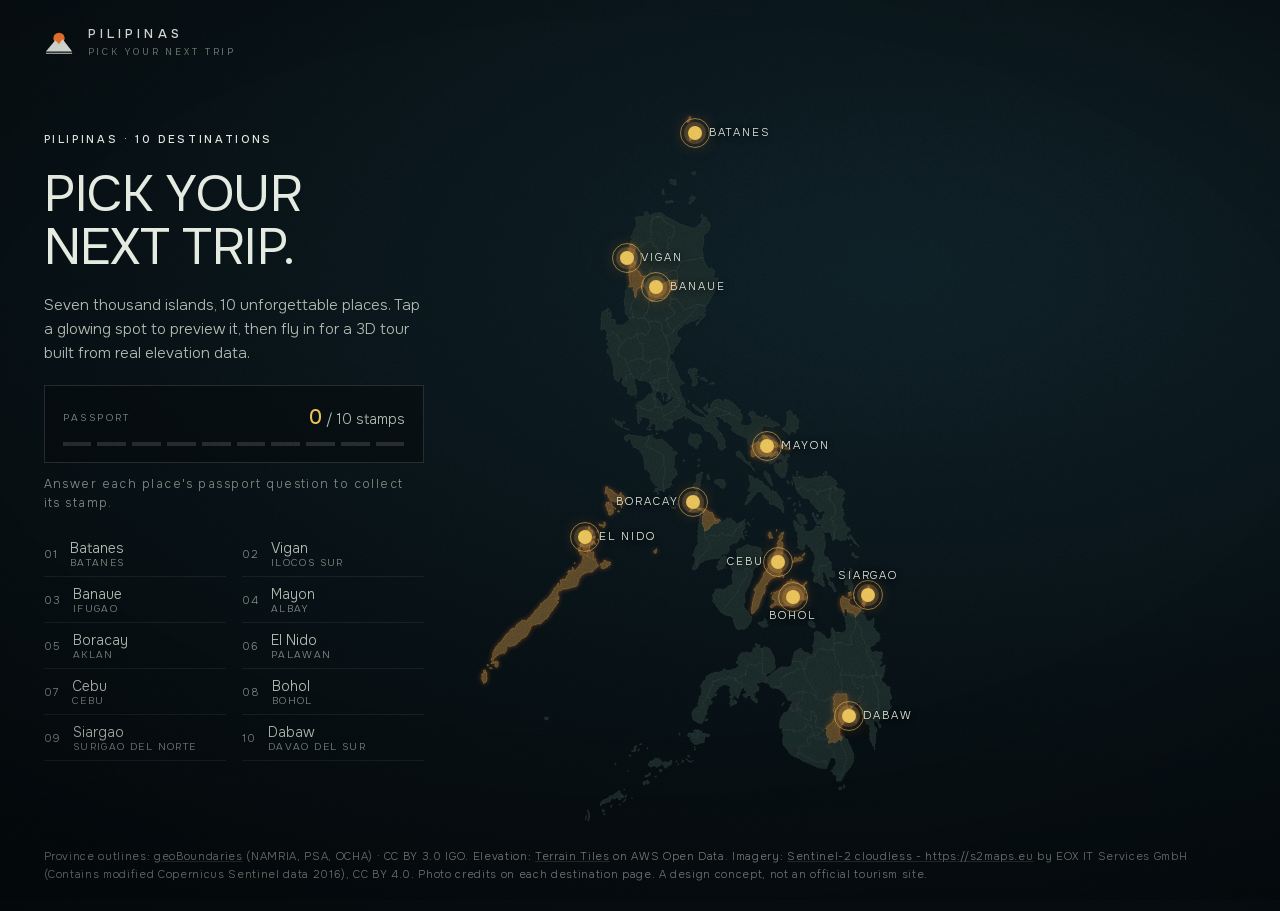
<file: index.html>
<!doctype html>
<html lang="en">
<head>
<meta charset="utf-8">
<meta name="viewport" content="width=device-width, initial-scale=1">
<title>Pilipinas — pick your next trip</title>
<meta name="description" content="An interactive 3D travel map of the Philippines: ten destinations built from real elevation data, from Batanes to Davao.">
<link rel="icon" href="data:image/svg+xml,%3Csvg xmlns='http://www.w3.org/2000/svg' viewBox='0 0 32 32'%3E%3Ccircle cx='16' cy='12' r='6' fill='%23ff7a2f'/%3E%3Cpath d='M2 26 L12 14 L16 18 L20 13 L30 26 Z' fill='%23e6ebe2'/%3E%3C/svg%3E">
<link rel="stylesheet" href="assets/fonts.css">
<link rel="stylesheet" href="assets/css/site.css">
</head>
<body data-view="dest">
<canvas id="gl" aria-hidden="true"></canvas>
<div id="vignette"></div>
<div id="grain"></div>
<div id="loader"><span>Pilipinas</span></div>

<header class="nav" id="nav">
  <a class="brand" href="#/" aria-label="Back to the map">
    <svg viewBox="0 0 32 32" aria-hidden="true"><circle cx="16" cy="12" r="6" fill="#ff7a2f"/><path d="M2 26 L12 14 L16 18 L20 13 L30 26 Z" fill="#e6ebe2"/><path d="M2 28 H30" stroke="#e6ebe2" stroke-width="1"/></svg>
    <span><b>PILIPINAS</b><small>Pick your next trip</small></span>
  </a>
  <nav class="nav-links" id="navlinks" aria-label="Chapters"></nav>
  <button class="burger" id="burger" aria-label="Menu" aria-expanded="false" aria-controls="navlinks"><i></i><i></i></button>
</header>

<nav class="rail" id="rail" aria-label="Section progress"></nav>

<div id="view-map"></div>
<div id="view-dest"></div>

<script src="assets/three.min.js"></script>
<script src="assets/js/vendor/GLTFLoader.js"></script>
<script src="assets/js/core.js"></script>
<script src="assets/js/models.js"></script>
<script src="assets/js/model-credits.js"></script>
<script src="assets/js/landmarks.js"></script>
<script src="assets/js/engine.js"></script>
<script src="assets/js/page.js"></script>
<script src="assets/js/map.js"></script>
<script src="assets/map/ph-map.js"></script>
<script src="assets/js/app.js"></script>
<!-- destinations, north to south -->
<script src="assets/destinations/batanes.js"></script>
<script src="assets/terrain/batanes.js"></script>
<script src="assets/destinations/vigan.js"></script>
<script src="assets/terrain/vigan.js"></script>
<script src="assets/destinations/banaue.js"></script>
<script src="assets/terrain/banaue.js"></script>
<script src="assets/destinations/mayon.js"></script>
<script src="assets/terrain/mayon.js"></script>
<script src="assets/destinations/boracay.js"></script>
<script src="assets/terrain/boracay.js"></script>
<script src="assets/destinations/el-nido.js"></script>
<script src="assets/terrain/el-nido.js"></script>
<script src="assets/destinations/cebu.js"></script>
<script src="assets/terrain/cebu.js"></script>
<script src="assets/destinations/bohol.js"></script>
<script src="assets/terrain/bohol.js"></script>
<script src="assets/destinations/siargao.js"></script>
<script src="assets/terrain/siargao.js"></script>
<script src="assets/destinations/dabaw.js"></script>
<script src="assets/terrain/dabaw.js"></script>
<script src="assets/models/eagle.glb.js"></script>
</body>
</html>
</file>
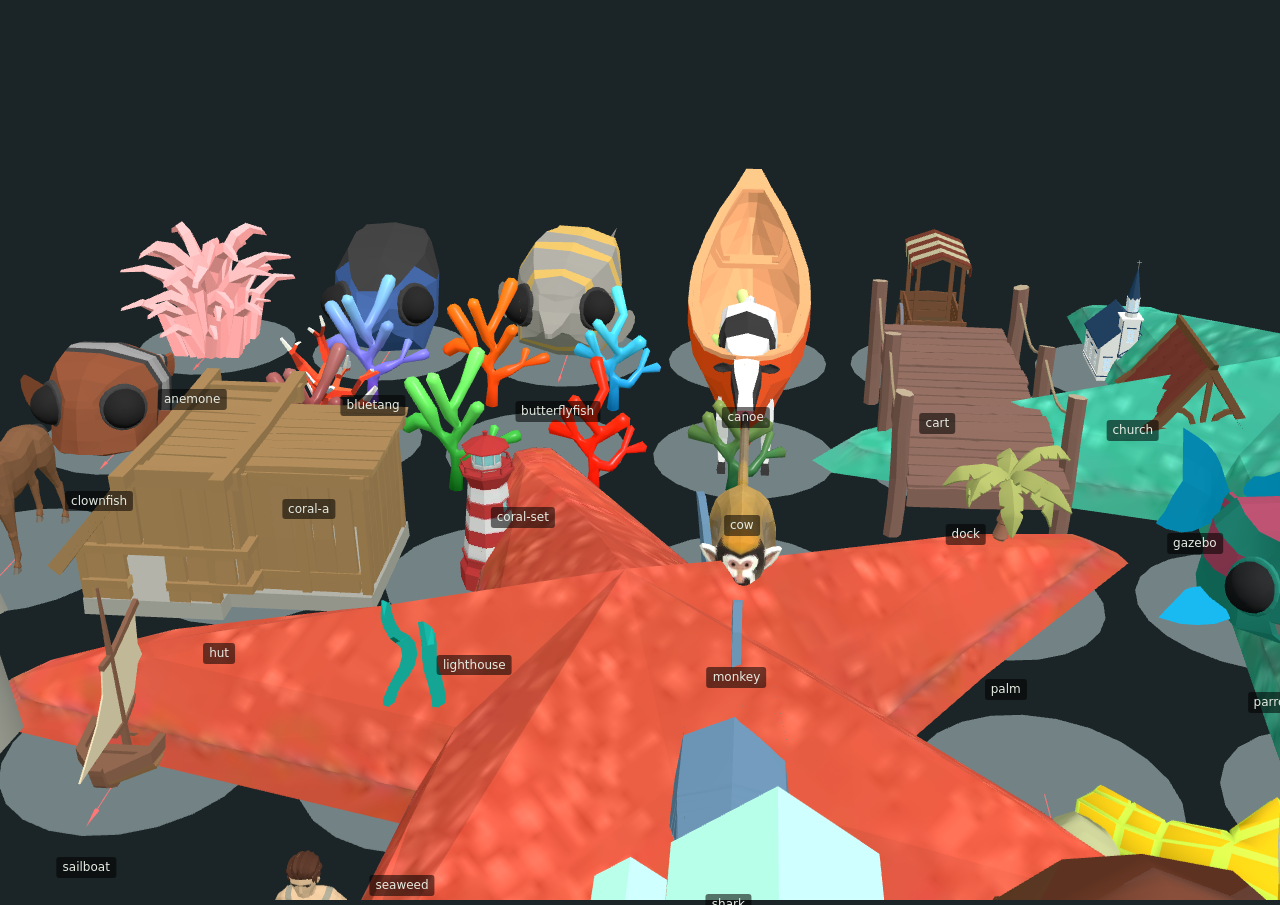
<file: tools/models-preview.html>
<!doctype html>
<html lang="en">
<head>
<meta charset="utf-8">
<meta name="viewport" content="width=device-width, initial-scale=1">
<title>Model preview</title>
<style>
  body{margin:0;background:#1b2426;color:#e6ebe2;font:12px/1.4 system-ui,sans-serif}
  #labels{position:fixed;inset:0;pointer-events:none}
  #labels span{position:absolute;transform:translateX(-50%);background:rgba(0,0,0,.55);padding:2px 6px;border-radius:3px}
</style>
</head>
<body>
<!-- Dev tool: every downloaded model on one grid, each scaled to 2 units tall, red arrow = +z (the "forward" the builders assume). -->
<canvas id="c"></canvas><div id="labels"></div>
<script src="../assets/three.min.js"></script>
<script src="../assets/js/vendor/GLTFLoader.js"></script>
<script src="../assets/js/model-credits.js"></script>
<script>
// models.js loads assets/models/... relative to the page; this page lives in tools/, so point it one level up.
const realCreate = document.createElement.bind(document);
document.createElement = tag => { const el = realCreate(tag); if (tag === 'script') { const set = Object.getOwnPropertyDescriptor(HTMLScriptElement.prototype, 'src').set; Object.defineProperty(el, 'src', { set(v) { set.call(el, v.startsWith('assets/') ? '../' + v : v); } }); } return el; };
</script>
<script src="../assets/js/models.js"></script>
<script>
const only = new URLSearchParams(location.search).get('only'); // ?only=a,b,c to preview a subset
const names = only ? only.split(',') : Object.keys(window.PH_MODEL_CREDITS);
const r = new THREE.WebGLRenderer({ canvas: document.getElementById('c'), antialias: true });
r.setSize(innerWidth, innerHeight); r.outputEncoding = THREE.sRGBEncoding;
const scene = new THREE.Scene(); scene.background = new THREE.Color('#1b2426');
scene.add(new THREE.HemisphereLight(0xffffff, 0x445544, 1.1));
const sun = new THREE.DirectionalLight(0xffffff, .9); sun.position.set(3, 6, 4); scene.add(sun);
const cols = 6, cam = new THREE.PerspectiveCamera(35, innerWidth / innerHeight, .1, 200);
cam.position.set(cols * 1.5, 9, 22); cam.lookAt(cols * 1.5 - 1.5, 0, 3.5);
PH.loadModels(names).then(() => {
  names.forEach((n, i) => {
    const x = (i % cols) * 3, z = Math.floor(i / cols) * 3.6;
    const m = PH.modelClone(n, { height: 2 }); m.position.set(x, 0, z); scene.add(m);
    scene.add(new THREE.ArrowHelper(new THREE.Vector3(0, 0, 1), new THREE.Vector3(x, .02, z), 1.2, 0xff3030));
    const g = new THREE.Mesh(new THREE.CircleGeometry(1.3, 24).rotateX(-Math.PI / 2), new THREE.MeshBasicMaterial({ color: 0x2c3a3c })); g.position.set(x, 0, z); scene.add(g);
  });
  r.render(scene, cam);
  names.forEach((n, i) => {
    const p = new THREE.Vector3((i % cols) * 3, -.25, Math.floor(i / cols) * 3.6 + 1.3).project(cam);
    const s = document.createElement('span'); s.textContent = n;
    s.style.left = `${(p.x + 1) / 2 * innerWidth}px`; s.style.top = `${(1 - p.y) / 2 * innerHeight}px`;
    document.getElementById('labels').appendChild(s);
  });
  document.body.dataset.done = '1';
}).catch(e => { document.body.textContent = 'ERROR ' + e; document.body.dataset.done = '1'; });
</script>
</body>
</html>
</file>
<file: assets/fonts.css>
@font-face{font-family:'Onest';font-style:normal;font-weight:300;font-display:block;src:url([data-uri]) format('woff2');}
@font-face{font-family:'Onest';font-style:normal;font-weight:400;font-display:block;src:url([data-uri]) format('woff2');}
@font-face{font-family:'Onest';font-style:normal;font-weight:500;font-display:block;src:url([data-uri]) format('woff2');}
@font-face{font-family:'Onest';font-style:normal;font-weight:700;font-display:block;src:url([data-uri]) format('woff2');}
@font-face{font-family:'NotoJP';font-style:normal;font-weight:400;font-display:block;src:url([data-uri]) format('woff2');}
@font-face{font-family:'Wordmark';font-style:normal;font-weight:500;font-display:block;src:url([data-uri]) format('woff2');}
@font-face{font-family:'Wordmark';font-style:normal;font-weight:600;font-display:block;src:url([data-uri]) format('woff2');}
</file>
<file: assets/css/site.css>
/* ============================================================= tokens */
:root{
  --ink:#04080a;
  --ink-2:#0a1012;
  --bone:#e6ebe2;
  --bone-dim:#b3bcb2;
  --muted:#7f8a83;
  --line:rgba(230,235,226,.14);
  --line-soft:rgba(230,235,226,.07);
  --sun:#ff7a2f;
  --durian:#e8c25a;
  --pad:clamp(20px, 3.4vw, 56px);
  --nav-h:84px;
  --ease-out:cubic-bezier(.16,1,.3,1);
}
*,*::before,*::after{box-sizing:border-box}
html{-webkit-text-size-adjust:100%}
body{
  margin:0; background:var(--ink); color:var(--bone);
  font-family:'Onest',system-ui,-apple-system,'Helvetica Neue',sans-serif;
  font-weight:300; font-size:16px; line-height:1.6;
  -webkit-font-smoothing:antialiased; overflow-x:hidden;
}
::selection{background:var(--sun);color:#fff}
img{max-width:100%;display:block}
a{color:inherit;text-decoration:none}
button{font:inherit;color:inherit;background:none;border:0;cursor:pointer}
:focus-visible{outline:1px solid var(--durian);outline-offset:4px}

/* ============================================================= layers */
#gl{position:fixed;inset:0;width:100%;height:100%;display:block;z-index:0;background:#0b1418}
.no-gl #gl{background:radial-gradient(120% 90% at 30% 20%, #3a2a2a 0%, #10181c 55%, #04080a 100%)}
#grain{position:fixed;inset:-1px;z-index:60;pointer-events:none;opacity:.06;mix-blend-mode:overlay;background-size:180px 180px}
#vignette{position:fixed;inset:0;z-index:55;pointer-events:none;background:radial-gradient(125% 95% at 50% 42%, transparent 42%, rgba(2,5,7,.6) 100%)}
.page{position:relative;z-index:10}

#loader{position:fixed;inset:0;z-index:80;background:var(--ink);display:grid;place-items:center;transition:opacity .9s var(--ease-out), visibility .9s}
#loader span{font-weight:500;letter-spacing:.6em;font-size:12px;text-transform:uppercase;color:var(--bone-dim)}
#loader.done{opacity:0;visibility:hidden;pointer-events:none}

/* ============================================================= type */
.eyebrow{display:flex;align-items:center;gap:12px;margin:0;font-size:11px;font-weight:500;letter-spacing:.24em;text-transform:uppercase;color:var(--bone)}
h1,h2{font-weight:400;margin:0;letter-spacing:-.012em;line-height:1.02}
h1{font-size:clamp(34px, 4vw, 62px);text-transform:uppercase;max-width:14ch}
h2{font-size:clamp(32px, 3.6vw, 56px);max-width:14ch}
.body{font-size:clamp(15px, 1.15vw, 17px);color:var(--bone-dim);max-width:40ch;margin:0}
.tiny{font-size:10px;letter-spacing:.24em;text-transform:uppercase;color:var(--muted)}

/* ============================================================= nav */
.nav{position:fixed;top:0;left:0;right:0;z-index:50;height:var(--nav-h);display:flex;align-items:center;justify-content:space-between;padding:0 var(--pad);transition:transform .6s var(--ease-out), background .4s}
.nav.stuck{background:linear-gradient(to bottom, rgba(4,8,10,.75), transparent)}
.nav.hide{transform:translateY(-100%)}
.brand{display:flex;align-items:center;gap:14px}
.brand svg{width:30px;height:30px}
.brand b{display:block;font-weight:500;letter-spacing:.32em;font-size:13px}
.brand small{display:block;font-size:9px;letter-spacing:.32em;text-transform:uppercase;color:var(--muted)}
.nav-links{display:flex;gap:clamp(20px, 2.8vw, 44px)}
.nav-link{position:relative;font-size:11px;font-weight:500;letter-spacing:.22em;text-transform:uppercase;color:var(--bone-dim);transition:color .3s;padding:6px 0}
.nav-link .alt{position:absolute;left:0;top:100%;font-size:9px;letter-spacing:.2em;color:var(--sun);opacity:0;transform:translateY(-4px);transition:.3s}
.nav-link:hover,.nav-link.on{color:var(--bone)}
.nav-link:hover .alt,.nav-link.on .alt{opacity:1;transform:none}
.burger{display:none;width:34px;height:20px;position:relative}
.burger i{position:absolute;left:0;right:0;height:1px;background:var(--bone);transition:.4s var(--ease-out)}
.burger i:first-child{top:5px}.burger i:last-child{bottom:5px}
.nav-open .burger i:first-child{top:9px;transform:rotate(45deg)}
.nav-open .burger i:last-child{bottom:10px;transform:rotate(-45deg)}

/* ============================================================= rail */
.rail{position:fixed;right:calc(var(--pad) - 6px);top:50%;transform:translateY(-50%);z-index:40;display:flex;flex-direction:column;gap:14px}
.rail button{width:18px;height:8px;display:grid;place-items:center}
.rail button::after{content:"";width:12px;height:1px;background:var(--line);transition:.4s var(--ease-out)}
.rail button.on::after{width:18px;background:var(--bone)}

/* ============================================================= hero */
.hero{position:relative;min-height:100vh;min-height:100svh;padding:calc(var(--nav-h) + 24px) var(--pad) 40px;display:flex;flex-direction:column}
.hero::before{content:"";position:absolute;inset:0;z-index:-1;pointer-events:none;background:linear-gradient(100deg, rgba(4,8,10,.62) 0%, rgba(4,8,10,.2) 38%, transparent 60%), linear-gradient(to top, rgba(4,8,10,.7) 0%, transparent 30%)}
.hero-top{display:flex;flex-direction:column;gap:22px}
.hero-sub{max-width:34ch}
.hero-spacer{flex:1}
.wordmark{position:absolute;left:0;right:0;top:50%;display:flex;justify-content:space-between;padding:0 1vw;font-weight:500;font-size:clamp(90px, 22vw, 340px);line-height:.8;color:#e8ede6;pointer-events:none;letter-spacing:-.02em;
  -webkit-mask-image:linear-gradient(to bottom, #000 40%, transparent 96%);mask-image:linear-gradient(to bottom, #000 40%, transparent 96%);opacity:.92;will-change:transform,opacity}
.hero-foot{position:relative;display:flex;align-items:flex-end;justify-content:space-between;gap:24px}
.hero-cue{display:flex;align-items:center;gap:14px;font-size:10px;letter-spacing:.28em;text-transform:uppercase;color:var(--muted);margin-bottom:16px}
.hero-cue .track{width:60px;height:1px;background:var(--line);overflow:hidden;position:relative}
.hero-cue .track i{position:absolute;inset:0;background:var(--bone);animation:cue 2.4s var(--ease-out) infinite}
@keyframes cue{0%{transform:translateX(-100%)}60%,100%{transform:translateX(100%)}}
.hero-index{display:flex;gap:clamp(20px, 3vw, 48px);border-top:1px solid var(--line-soft);padding-top:14px}
.hero-index a{display:flex;flex-direction:column;gap:2px}
.hero-index b{font-weight:300;font-size:clamp(30px, 3.2vw, 46px);line-height:1;color:var(--bone)}
.hero-index span{font-size:10px;letter-spacing:.2em;text-transform:uppercase;color:var(--muted);transition:color .3s}
.hero-index a:hover span{color:var(--sun)}
.hero-plate{width:min(300px, 26vw);display:flex;flex-direction:column;gap:10px}
.hero-plate .frame{position:relative;aspect-ratio:16/10;overflow:hidden;border:1px solid var(--line)}
.hero-plate img{width:100%;height:100%;object-fit:cover;transform:scale(1.06);transition:transform 1.4s var(--ease-out)}
.hero-plate:hover img{transform:scale(1.12)}
.hero-plate .frame::after{content:"";position:absolute;inset:0;background:linear-gradient(to top, rgba(4,8,10,.55), transparent 60%)}
.hero-side{position:absolute;right:var(--pad);top:calc(var(--nav-h) + 22px);writing-mode:vertical-rl;font-size:clamp(24px, 2.6vw, 40px);letter-spacing:.42em;font-weight:300;color:var(--bone-dim)}

/* ============================================================= chapters */
.sec{position:relative;min-height:150vh;padding:22vh var(--pad) 18vh;display:grid;grid-template-columns:minmax(0, 5fr) minmax(0, 6fr);gap:clamp(32px, 6vw, 110px);align-items:start}
.sec::before{content:"";position:absolute;inset:0;z-index:-1;pointer-events:none;background:linear-gradient(90deg, rgba(4,8,10,.72) 0%, rgba(4,8,10,.25) 46%, transparent 70%)}
.sec.r{grid-template-columns:minmax(0, 6fr) minmax(0, 5fr)}
.sec.r::before{background:linear-gradient(270deg, rgba(4,8,10,.72) 0%, rgba(4,8,10,.25) 46%, transparent 70%)}
.sec.r .copy{order:2}
.copy{position:sticky;top:calc(var(--nav-h) + 8vh);display:flex;flex-direction:column;gap:24px}
.num{font-size:12px;letter-spacing:.3em;color:var(--sun)}
.stats{display:grid;grid-template-columns:repeat(3, minmax(0, 1fr));border-top:1px solid var(--line);margin-top:8px}
.stats div{padding:16px 16px 0 0;border-right:1px solid var(--line-soft)}
.stats div:last-child{border-right:0}
.stats b{display:block;font-weight:400;font-size:clamp(20px, 1.8vw, 28px);color:var(--bone);line-height:1.1}
.stats span{display:block;margin-top:6px;font-size:11px;line-height:1.45;color:var(--muted)}
.plates{display:flex;flex-direction:column;gap:clamp(60px, 18vh, 200px);padding-top:40vh}
.plate{margin:0;display:flex;flex-direction:column;gap:12px}
.plate:nth-child(2){width:78%;align-self:flex-end}
.sec.r .plate:nth-child(2){align-self:flex-start}
.plate .frame{overflow:hidden;border:1px solid var(--line);background:var(--ink-2)}
.plate img{width:100%;height:auto;aspect-ratio:3/2;object-fit:cover;transform:scale(1.08);transition:transform 1.6s var(--ease-out)}
.plate.in img{transform:scale(1)}
.plate figcaption{display:flex;justify-content:space-between;gap:16px;font-size:12px;color:var(--bone-dim)}
.plate figcaption em{font-style:normal;color:var(--muted);font-size:10px;letter-spacing:.14em;text-transform:uppercase;text-align:right}

/* ============================================================= finale */
.fin{min-height:130vh;display:flex;flex-direction:column;justify-content:center;align-items:center;text-align:center;padding:20vh var(--pad);gap:28px}
.fin::before{display:none}
.fin h2{font-size:clamp(56px, 11vw, 180px);max-width:none;letter-spacing:.04em;font-weight:500}
.fin .body{max-width:46ch}
.fin .stats{width:min(680px, 100%);text-align:left}
.btn{display:inline-flex;align-items:center;gap:14px;padding:16px 26px;border:1px solid var(--line);font-size:11px;letter-spacing:.24em;text-transform:uppercase;transition:background .3s,border-color .3s}
.btn:hover{background:var(--sun);border-color:var(--sun);color:#160a04}

/* ============================================================= footer */
.foot{position:relative;padding:60px var(--pad) 48px;border-top:1px solid var(--line-soft);background:linear-gradient(to bottom, rgba(4,8,10,.6), rgba(4,8,10,.95));display:grid;grid-template-columns:minmax(0, 1fr) minmax(0, 2fr);gap:40px;font-size:12px;color:var(--muted)}
.foot ol{margin:0;padding:0;list-style:none;display:grid;grid-template-columns:repeat(auto-fill, minmax(240px, 1fr));gap:10px 28px}
.foot li b{color:var(--bone-dim);font-weight:400}
.foot a{text-decoration:underline;text-decoration-color:var(--line);text-underline-offset:3px}
.foot a:hover{color:var(--bone)}

/* ============================================================= reveal */
[data-rv]{opacity:0;transform:translateY(28px);transition:opacity 1.1s var(--ease-out), transform 1.1s var(--ease-out)}
[data-rv].in{opacity:1;transform:none}
[data-rv="fade"]{transform:none}

/* ============================================================= responsive */
@media (max-width:820px){
  :root{--nav-h:68px}
  .burger{display:block}
  .nav-links{position:fixed;inset:0;z-index:-1;flex-direction:column;justify-content:center;padding:0 var(--pad);gap:26px;background:rgba(4,8,10,.96);opacity:0;visibility:hidden;transition:.5s var(--ease-out)}
  .nav-open .nav-links{opacity:1;visibility:visible}
  .nav-link{font-size:22px;letter-spacing:.14em}
  .nav-link .alt{position:static;display:block;opacity:1;transform:none;margin-top:4px}
  .rail{display:none}
  .hero-side{font-size:22px;top:calc(var(--nav-h) + 14px)}
  .hero-plate{display:none}
  .wordmark{top:56%}
  .hero-index{display:grid;grid-template-columns:1fr 1fr;gap:18px 24px;width:100%}
  .sec,.sec.r{grid-template-columns:1fr;min-height:auto;padding:16vh var(--pad) 12vh}
  .sec::before,.sec.r::before{background:linear-gradient(180deg, transparent 0%, rgba(4,8,10,.7) 18%, rgba(4,8,10,.7) 82%, transparent 100%)}
  .sec.r .copy{order:0}
  .copy{position:relative;top:0}
  .plates{padding-top:0;gap:36px}
  .plate:nth-child(2){width:100%}
  .foot{grid-template-columns:1fr}
}
@media (prefers-reduced-motion:reduce){
  [data-rv]{transition:none;opacity:1;transform:none}
  .hero-cue .track i{animation:none}
}

/* ============================================================= views */
body[data-view="map"] #view-dest, body[data-view="dest"] #view-map{display:none}
body[data-view="map"] .rail{display:none}
.wordmark.long{font-size:clamp(60px, 14vw, 230px)}

/* ============================================================= trip card + quiz */
.fin h3{margin:0}
.trip{width:min(760px, 100%);text-align:left;border:1px solid var(--line);background:rgba(4,8,10,.55);padding:28px clamp(20px, 3vw, 36px);display:flex;flex-direction:column;gap:18px}
.trip dl{margin:0;display:grid;grid-template-columns:repeat(2, minmax(0, 1fr));gap:20px 32px}
.trip dt{font-size:10px;letter-spacing:.24em;text-transform:uppercase;color:var(--sun);margin-bottom:6px}
.trip dd{margin:0;color:var(--bone-dim);font-size:15px;line-height:1.55}
.quiz{width:min(760px, 100%);text-align:left;border:1px solid var(--line);padding:28px clamp(20px, 3vw, 36px);background:rgba(4,8,10,.55);transition:border-color .4s}
.quiz fieldset{border:0;margin:0;padding:0}
.quiz legend{display:flex;flex-direction:column;gap:12px;padding:0;margin-bottom:18px}
.quiz .q{font-size:clamp(18px, 1.6vw, 22px);color:var(--bone);line-height:1.35}
.quiz .opts{display:grid;gap:10px}
.quiz label{display:flex;align-items:center;gap:14px;min-height:48px;padding:10px 16px;border:1px solid var(--line-soft);cursor:pointer;transition:border-color .3s, background .3s}
.quiz label:hover{border-color:var(--line)}
.quiz input{accent-color:var(--sun);width:18px;height:18px;margin:0}
.quiz label:has(input:checked){border-color:var(--durian);background:rgba(232,194,90,.06)}
.quiz-foot{display:flex;align-items:center;flex-wrap:wrap;gap:16px 24px;margin-top:20px}
.quiz-msg{margin:0;font-size:14px;color:var(--bone-dim);flex:1;min-width:200px}
.quiz.ok{border-color:var(--durian)}
.quiz.ok .quiz-msg{color:var(--durian)}
.quiz.no .quiz-msg{color:#ff9a6a}
.fin-actions{display:flex;flex-wrap:wrap;gap:14px;justify-content:center}
.btn.ghost{border-color:transparent;color:var(--bone-dim)}
@media (max-width:820px){ .trip dl{grid-template-columns:1fr} }

/* ============================================================= map view */
body[data-view="map"]{background:radial-gradient(120% 90% at 70% 30%, #0f2128 0%, #071014 55%, var(--ink) 100%)}
body[data-view="map"] #gl{display:none}
.map-view{min-height:100vh;min-height:100svh;padding:calc(var(--nav-h) + 12px) var(--pad) 28px;display:grid;grid-template-columns:minmax(280px, 380px) minmax(0, 1fr);grid-template-rows:1fr auto;gap:16px clamp(24px, 4vw, 72px)}
.map-panel{display:flex;flex-direction:column;gap:20px;align-self:center;padding-bottom:4vh}
.map-panel h1{max-width:12ch}
.passport{display:grid;grid-template-columns:auto 1fr;align-items:center;gap:8px 16px;text-align:left;padding:16px 18px;border:1px solid var(--line);background:rgba(4,8,10,.5);transition:border-color .3s}
.passport:hover{border-color:var(--durian)}
.passport-count{justify-self:end;font-size:14px;color:var(--bone-dim)}
.passport-count b{font-weight:500;color:var(--durian);font-size:20px}
.passport-dots{grid-column:1 / -1;display:flex;gap:6px}
.passport-dots i{flex:1;height:4px;background:var(--line)}
.passport-dots i.on{background:var(--durian)}
.passport-help{margin:-8px 0 0;letter-spacing:.12em;text-transform:none;font-size:12px}
.dest-list{list-style:none;margin:0;padding:0;display:grid;grid-template-columns:1fr 1fr;gap:2px 16px}
.dest-list a{display:flex;align-items:center;gap:12px;min-height:44px;padding:4px 0;border-bottom:1px solid var(--line-soft);color:var(--bone-dim);transition:color .3s}
.dest-list a:hover,.dest-list a.on{color:var(--bone)}
.dest-list b{font-weight:300;font-size:11px;color:var(--muted);letter-spacing:.1em}
.dest-list span{display:flex;flex-direction:column;font-size:14px;line-height:1.25}
.dest-list small{font-size:10px;letter-spacing:.14em;text-transform:uppercase;color:var(--muted)}
.dest-list em{margin-left:auto;font-style:normal;color:var(--durian)}
.map-stage{position:relative;display:grid;grid-template-columns:auto minmax(260px, 340px);align-items:center;justify-content:center;gap:clamp(20px, 3vw, 48px);min-height:0}
.map-frame{position:relative;height:min(calc(100svh - var(--nav-h) - 80px), 1000px);max-width:100%}
.map-frame{transition:transform .5s var(--ease-out), opacity .45s var(--ease-out)}
.map-frame.zooming{transform:scale(2.6);opacity:0}
.map-frame svg{display:block;width:100%;height:100%;overflow:visible}
.map-frame path{fill:#1b2b29;stroke:rgba(230,235,226,.16);stroke-width:.5;stroke-linejoin:round;transition:fill .4s}
.map-frame path.is-dest{fill:#5c4a2a;stroke:rgba(232,194,90,.55);cursor:pointer;filter:drop-shadow(0 0 4px rgba(255,122,47,.45))}
.map-frame path.is-dest:hover,.map-frame path.on{fill:var(--sun);stroke:#ffd8a8}
.pin{position:absolute;width:44px;height:44px;margin:-22px 0 0 -22px;display:grid;place-items:center;z-index:2}
.pin i{width:14px;height:14px;border-radius:50%;background:var(--durian);box-shadow:0 0 0 4px rgba(232,194,90,.18), 0 0 18px rgba(255,122,47,.7);transition:transform .3s var(--ease-out), background .3s}
.pin i::after{content:"";position:absolute;inset:7px;border-radius:50%;border:1px solid rgba(232,194,90,.55);animation:pinpulse 2.6s var(--ease-out) infinite}
@keyframes pinpulse{0%{transform:scale(.5);opacity:1}100%{transform:scale(1.6);opacity:0}}
.pin span{position:absolute;left:36px;top:50%;transform:translateY(-50%);white-space:nowrap;font-size:11px;letter-spacing:.18em;text-transform:uppercase;color:var(--bone);text-shadow:0 1px 6px rgba(0,0,0,.9);pointer-events:none}
.pin.label-left span{left:auto;right:36px}
.pin.label-up span,.pin.label-down span{left:50%;transform:translateX(-50%)}
.pin.label-up span{top:-6px}
.pin.label-down span{top:auto;bottom:-6px}
body[data-view="map"] .burger{display:none}
.pin.stamped i{background:var(--bone)}
.pin.on i,.pin:hover i{transform:scale(1.35);background:var(--sun)}
.pin.on span{color:var(--durian)}
.map-card{position:relative;width:100%;background:rgba(6,11,13,.94);border:1px solid var(--line);box-shadow:0 30px 60px rgba(0,0,0,.5);z-index:5;overflow:hidden}
.map-card img{width:100%;height:auto;aspect-ratio:16/9;object-fit:cover}
.map-card-body{padding:18px 20px 20px;display:flex;flex-direction:column;gap:8px}
.map-card h2{font-size:32px}
.map-card .hook{margin:0;color:var(--bone-dim);font-size:15px;line-height:1.45}
.map-card .best{margin:0;font-size:13px;color:var(--bone)}
.map-card-foot{display:flex;align-items:center;justify-content:space-between;gap:12px;flex-wrap:wrap;margin-top:8px}
.map-card .btn{padding:13px 18px}
.stamp-state{font-size:11px;letter-spacing:.14em;text-transform:uppercase;color:var(--muted)}
.stamp-state.on{color:var(--durian)}
.map-credits{grid-column:1 / -1;margin:0;letter-spacing:.06em;text-transform:none;font-size:11px;line-height:1.6}
.map-credits a{text-decoration:underline;text-decoration-color:var(--line)}
.overlay{position:fixed;inset:0;z-index:90;display:grid;place-items:center;padding:var(--pad);background:rgba(4,8,10,.82);backdrop-filter:blur(6px)}
.overlay[hidden]{display:none}
.overlay-box{max-width:620px;text-align:center;display:flex;flex-direction:column;align-items:center;gap:20px;border:1px solid var(--durian);padding:40px clamp(20px, 4vw, 48px);background:var(--ink-2)}
.overlay-box h2{max-width:none}
.stamp-wall{display:flex;flex-wrap:wrap;justify-content:center;gap:8px}
.stamp-wall span{border:1px solid var(--durian);color:var(--durian);font-size:10px;letter-spacing:.18em;text-transform:uppercase;padding:6px 10px;transform:rotate(-3deg)}
.stamp-wall span:nth-child(even){transform:rotate(2deg)}
@media (max-width:820px){
  .map-view{grid-template-columns:1fr;padding-top:calc(var(--nav-h) + 4px)}
  .map-panel{order:2;padding-bottom:0}
  .map-stage{order:1;grid-template-columns:1fr;gap:16px}
  .map-frame{height:auto;width:100%}
  .map-credits{order:3}
  .pin span{font-size:9px;letter-spacing:.12em}
}
@media (max-width:1180px) and (min-width:821px){ .map-view{grid-template-columns:minmax(260px, 320px) minmax(0, 1fr)} .map-stage{grid-template-columns:1fr} .map-frame{height:min(calc(100svh - var(--nav-h) - 120px), 900px)} .map-card{position:absolute;right:0;bottom:0;width:300px} }
@media (prefers-reduced-motion:reduce){ .pin i::after{animation:none} }
</file>
